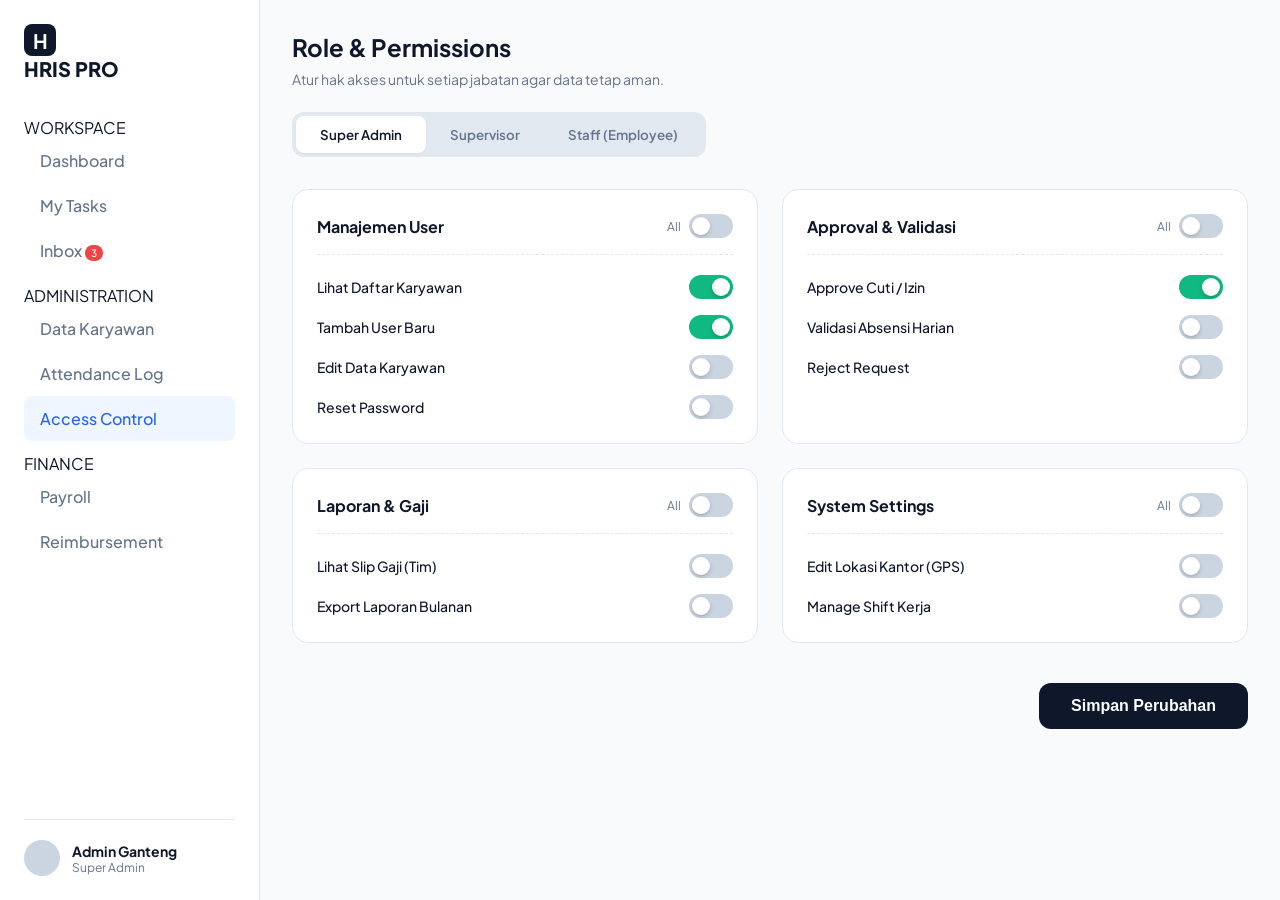
<file: etc/role-settings.html>
<!DOCTYPE html>
<html lang="id">
<head>
    <meta charset="UTF-8">
    <meta name="viewport" content="width=device-width, initial-scale=1.0">
    <title>Role & Permission Settings - Modern Admin</title>
    
    <link rel="preconnect" href="https://fonts.googleapis.com">
    <link rel="preconnect" href="https://fonts.gstatic.com" crossorigin>
    <link href="https://fonts.googleapis.com/css2?family=Plus+Jakarta+Sans:wght@400;500;600;700&display=swap" rel="stylesheet">

    <style>
        /* --- 1. RESET & VARIABLES (Modern Palette) --- */
        :root {
            --bg-body: #F8FAFC;         /* Off-white background */
            --bg-card: #FFFFFF;
            --text-primary: #0F172A;    /* Deep Navy */
            --text-secondary: #64748B;  /* Slate Grey */
            --accent-green: #10B981;    /* Emerald for Active */
            --border-color: #E2E8F0;    /* Subtle Border */
            --radius-xl: 16px;
            --radius-md: 8px;
            --shadow-sm: 0 1px 2px 0 rgb(0 0 0 / 0.05);
        }

        * { margin: 0; padding: 0; box-sizing: border-box; }

        body {
            font-family: 'Plus Jakarta Sans', sans-serif;
            background-color: var(--bg-body);
            color: var(--text-primary);
            height: 100vh;
            display: flex;
        }

        /* --- 2. LAYOUT (Sidebar & Main) --- */
        .sidebar {
            width: 260px;
            background: var(--bg-card);
            border-right: 1px solid var(--border-color);
            padding: 24px;
            display: flex;
            flex-direction: column;
            gap: 12px;
        }

        .brand { font-weight: 800; font-size: 20px; color: var(--text-primary); margin-bottom: 24px; }
        
        .nav-item {
            padding: 12px 16px;
            border-radius: var(--radius-md);
            color: var(--text-secondary);
            font-weight: 500;
            cursor: pointer;
            transition: all 0.2s;
        }
        .nav-item.active { background: #EFF6FF; color: #2563EB; }
        .nav-item:hover:not(.active) { background: #F1F5F9; }

        .main-content {
            flex: 1;
            padding: 32px;
            overflow-y: auto;
        }

        /* --- 3. HEADER & ROLE TABS --- */
        .header { margin-bottom: 32px; }
        .page-title { font-size: 24px; font-weight: 700; margin-bottom: 8px; }
        .page-desc { color: var(--text-secondary); font-size: 14px; }

        .role-tabs {
            display: inline-flex;
            background: #E2E8F0;
            padding: 4px;
            border-radius: 12px;
            margin-top: 24px;
        }
        .tab-btn {
            border: none;
            background: transparent;
            padding: 10px 24px;
            border-radius: 8px;
            font-family: inherit;
            font-weight: 600;
            color: var(--text-secondary);
            cursor: pointer;
            transition: 0.2s;
        }
        .tab-btn.active {
            background: var(--bg-card);
            color: var(--text-primary);
            box-shadow: var(--shadow-sm);
        }

        /* --- 4. BENTO GRID SYSTEM --- */
        .bento-grid {
            display: grid;
            grid-template-columns: repeat(auto-fill, minmax(320px, 1fr));
            gap: 24px;
            margin-top: 24px;
        }

        .module-card {
            background: var(--bg-card);
            border: 1px solid var(--border-color);
            border-radius: var(--radius-xl);
            padding: 24px;
            transition: transform 0.2s;
        }
        .module-card:hover {
            border-color: #CBD5E1;
            transform: translateY(-2px);
        }

        .card-header {
            display: flex;
            justify-content: space-between;
            align-items: center;
            margin-bottom: 20px;
            padding-bottom: 16px;
            border-bottom: 1px dashed var(--border-color);
        }
        .module-title { font-weight: 700; font-size: 16px; }

        /* --- 5. PERMISSION LIST & TOGGLE --- */
        .permission-list { display: flex; flex-direction: column; gap: 16px; }
        
        .perm-item {
            display: flex;
            justify-content: space-between;
            align-items: center;
        }
        .perm-label { font-size: 14px; color: var(--text-primary); font-weight: 500; }

        /* THE MODERN TOGGLE SWITCH */
        .switch {
            position: relative;
            display: inline-block;
            width: 44px;
            height: 24px;
        }
        .switch input { opacity: 0; width: 0; height: 0; }
        .slider {
            position: absolute;
            cursor: pointer;
            top: 0; left: 0; right: 0; bottom: 0;
            background-color: #CBD5E1; /* Inactive Grey */
            transition: .3s;
            border-radius: 34px;
        }
        .slider:before {
            position: absolute;
            content: "";
            height: 18px;
            width: 18px;
            left: 3px;
            bottom: 3px;
            background-color: white;
            transition: .3s;
            border-radius: 50%;
            box-shadow: 0 2px 4px rgba(0,0,0,0.2);
        }
        /* Active State */
        input:checked + .slider { background-color: var(--accent-green); }
        input:checked + .slider:before { transform: translateX(20px); }

        /* Group Toggle (Smaller Label) */
        .group-toggle-label {
            font-size: 12px;
            color: var(--text-secondary);
            margin-right: 8px;
        }

        /* Responsive */
        @media (max-width: 768px) {
            body { flex-direction: column; }
            .sidebar { display: none; /* Hide sidebar on mobile for now */ }
        }
    </style>
</head>
<body>

<aside class="sidebar">
        <div class="brand">
            <div style="width:32px; height:32px; background:#0F172A; border-radius:8px; display:flex; align-items:center; justify-content:center; color:white; font-weight:bold; margin-right:12px;">H</div>
            HRIS PRO
        </div>

        <div class="nav-group">
            <div class="nav-header">WORKSPACE</div>
            <div class="nav-item">Dashboard</div>
            <div class="nav-item">My Tasks</div>
            <div class="nav-item">Inbox <span style="margin-left:auto; background:#EF4444; color:white; font-size:10px; padding:2px 6px; border-radius:99px;">3</span></div>
        </div>

        <div class="nav-group">
            <div class="nav-header">ADMINISTRATION</div>
            <div class="nav-item">Data Karyawan</div>
            <div class="nav-item">Attendance Log</div>
            <div class="nav-item active">Access Control</div> </div>

        <div class="nav-group">
            <div class="nav-header">FINANCE</div>
            <div class="nav-item">Payroll</div>
            <div class="nav-item">Reimbursement</div>
        </div>

        <div style="margin-top:auto; padding-top:20px; border-top:1px solid var(--border-color); display:flex; align-items:center; gap:12px;">
            <div style="width:36px; height:36px; background:#CBD5E1; border-radius:50%;"></div> <div>
                <div style="font-size:14px; font-weight:700;">Admin Ganteng</div>
                <div style="font-size:12px; color:var(--text-secondary);">Super Admin</div>
            </div>
        </div>
    </aside>

    <main class="main-content">
        
        <header class="header">
            <h1 class="page-title">Role & Permissions</h1>
            <p class="page-desc">Atur hak akses untuk setiap jabatan agar data tetap aman.</p>
            
            <div class="role-tabs">
                <button class="tab-btn active">Super Admin</button>
                <button class="tab-btn">Supervisor</button>
                <button class="tab-btn">Staff (Employee)</button>
            </div>
        </header>

        <div class="bento-grid">

            <div class="module-card" id="card-users">
                <div class="card-header">
                    <span class="module-title">Manajemen User</span>
                    <div style="display:flex; align-items:center;">
                        <span class="group-toggle-label">All</span>
                        <label class="switch">
                            <input type="checkbox" onchange="toggleGroup(this, 'card-users')">
                            <span class="slider"></span>
                        </label>
                    </div>
                </div>
                <div class="permission-list">
                    <div class="perm-item">
                        <span class="perm-label">Lihat Daftar Karyawan</span>
                        <label class="switch"><input type="checkbox" checked><span class="slider"></span></label>
                    </div>
                    <div class="perm-item">
                        <span class="perm-label">Tambah User Baru</span>
                        <label class="switch"><input type="checkbox" checked><span class="slider"></span></label>
                    </div>
                    <div class="perm-item">
                        <span class="perm-label">Edit Data Karyawan</span>
                        <label class="switch"><input type="checkbox"><span class="slider"></span></label>
                    </div>
                    <div class="perm-item">
                        <span class="perm-label">Reset Password</span>
                        <label class="switch"><input type="checkbox"><span class="slider"></span></label>
                    </div>
                </div>
            </div>

            <div class="module-card" id="card-approval">
                <div class="card-header">
                    <span class="module-title">Approval & Validasi</span>
                    <div style="display:flex; align-items:center;">
                        <span class="group-toggle-label">All</span>
                        <label class="switch">
                            <input type="checkbox" onchange="toggleGroup(this, 'card-approval')">
                            <span class="slider"></span>
                        </label>
                    </div>
                </div>
                <div class="permission-list">
                    <div class="perm-item">
                        <span class="perm-label">Approve Cuti / Izin</span>
                        <label class="switch"><input type="checkbox" checked><span class="slider"></span></label>
                    </div>
                    <div class="perm-item">
                        <span class="perm-label">Validasi Absensi Harian</span>
                        <label class="switch"><input type="checkbox"><span class="slider"></span></label>
                    </div>
                    <div class="perm-item">
                        <span class="perm-label">Reject Request</span>
                        <label class="switch"><input type="checkbox"><span class="slider"></span></label>
                    </div>
                </div>
            </div>

            <div class="module-card" id="card-finance">
                <div class="card-header">
                    <span class="module-title">Laporan & Gaji</span>
                    <div style="display:flex; align-items:center;">
                        <span class="group-toggle-label">All</span>
                        <label class="switch">
                            <input type="checkbox" onchange="toggleGroup(this, 'card-finance')">
                            <span class="slider"></span>
                        </label>
                    </div>
                </div>
                <div class="permission-list">
                    <div class="perm-item">
                        <span class="perm-label">Lihat Slip Gaji (Tim)</span>
                        <label class="switch"><input type="checkbox"><span class="slider"></span></label>
                    </div>
                    <div class="perm-item">
                        <span class="perm-label">Export Laporan Bulanan</span>
                        <label class="switch"><input type="checkbox"><span class="slider"></span></label>
                    </div>
                </div>
            </div>

             <div class="module-card" id="card-settings">
                <div class="card-header">
                    <span class="module-title">System Settings</span>
                    <div style="display:flex; align-items:center;">
                        <span class="group-toggle-label">All</span>
                        <label class="switch">
                            <input type="checkbox" onchange="toggleGroup(this, 'card-settings')">
                            <span class="slider"></span>
                        </label>
                    </div>
                </div>
                <div class="permission-list">
                    <div class="perm-item">
                        <span class="perm-label">Edit Lokasi Kantor (GPS)</span>
                        <label class="switch"><input type="checkbox"><span class="slider"></span></label>
                    </div>
                    <div class="perm-item">
                        <span class="perm-label">Manage Shift Kerja</span>
                        <label class="switch"><input type="checkbox"><span class="slider"></span></label>
                    </div>
                </div>
            </div>

        </div> <div style="margin-top: 40px; text-align: right;">
            <button style="background: #0F172A; color: white; padding: 14px 32px; border: none; border-radius: 12px; font-weight: 700; font-size: 16px; cursor: pointer;">
                Simpan Perubahan
            </button>
        </div>

    </main>

    <script>
        // --- LOGIC: SELECT ALL PER CARD ---
        function toggleGroup(masterToggle, cardId) {
            // Ambil kartu berdasarkan ID
            const card = document.getElementById(cardId);
            
            // Cari semua checkbox anak di dalam kartu tersebut (kecuali masterToggle itu sendiri)
            const childToggles = card.querySelectorAll('.permission-list input[type="checkbox"]');
            
            // Set status anak-anaknya mengikuti status master
            childToggles.forEach(toggle => {
                toggle.checked = masterToggle.checked;
            });
        }
    </script>
</body>
</html>
</file>
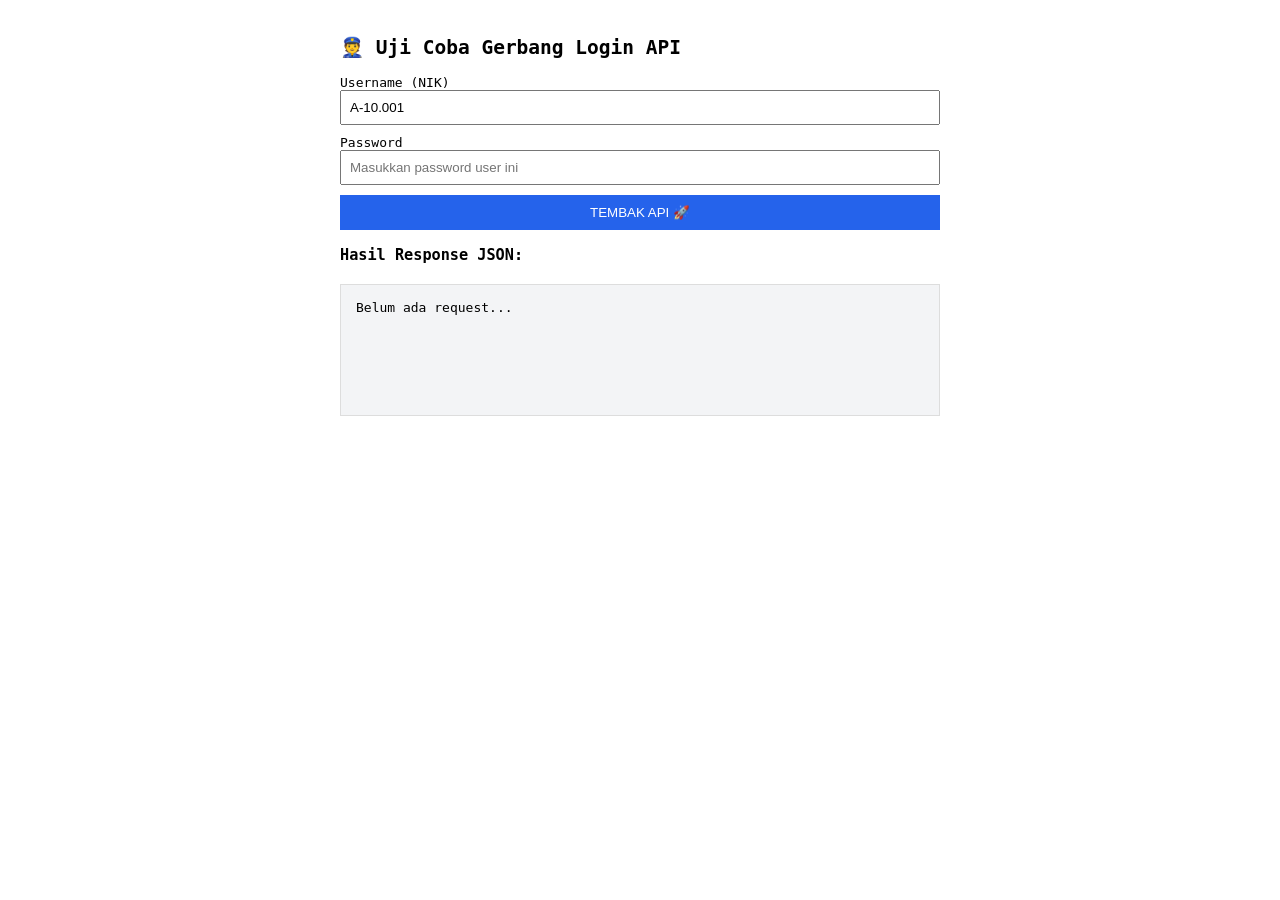
<file: public/test_api.html>
<!DOCTYPE html>
<html lang="en">
<head>
    <meta charset="UTF-8">
    <meta name="viewport" content="width=device-width, initial-scale=1.0">
    <title>Test API Login AbsenPWA</title>
    <style>
        body { font-family: monospace; padding: 20px; max-width: 600px; margin: 0 auto; }
        .input-group { margin-bottom: 10px; }
        input { padding: 8px; width: 100%; box-sizing: border-box; }
        button { padding: 10px 20px; background: #2563EB; color: white; border: none; cursor: pointer; width: 100%; }
        button:hover { background: #1D4ED8; }
        #result { background: #f3f4f6; padding: 15px; border: 1px solid #ddd; margin-top: 20px; white-space: pre-wrap; min-height: 100px; }
        .success { color: green; font-weight: bold; }
        .error { color: red; font-weight: bold; }
    </style>
</head>
<body>

    <h2>👮 Uji Coba Gerbang Login API</h2>
    
    <div class="input-group">
        <label>Username (NIK)</label>
        <input type="text" id="username" value="A-10.001"> 
    </div>

    <div class="input-group">
        <label>Password</label>
        <input type="password" id="password" placeholder="Masukkan password user ini">
    </div>

    <button onclick="testLogin()">TEMBAK API 🚀</button>

    <h3>Hasil Response JSON:</h3>
    <div id="result">Belum ada request...</div>

    <script>
        async function testLogin() {
            const user = document.getElementById('username').value;
            const pass = document.getElementById('password').value;
            const resultBox = document.getElementById('result');

            resultBox.innerText = "Loading... Sedang menghubungi Server...";

            try {
                // INI SCRIPT UTAMA YANG NANTI DIPAKAI DI APK
                const response = await fetch('api/auth/login.php', {
                    method: 'POST',
                    headers: {
                        'Content-Type': 'application/json'
                    },
                    body: JSON.stringify({
                        username: user,
                        password: pass
                    })
                });

                const data = await response.json();

                // Tampilkan JSON biar kebaca mata manusia
                resultBox.innerHTML = JSON.stringify(data, null, 4);

                // Cek status visual
                if (data.status === 'success') {
                    resultBox.style.border = "2px solid green";
                    resultBox.innerHTML += `\n\n<span class="success">✅ SUKSES! Token & Role User berhasil diambil.</span>`;
                } else {
                    resultBox.style.border = "2px solid red";
                    resultBox.innerHTML += `\n\n<span class="error">❌ GAGAL: ${data.message}</span>`;
                }

            } catch (error) {
                resultBox.style.border = "2px solid red";
                resultBox.innerText = "ERROR KONEKSI:\n" + error;
                console.error('Error:', error);
            }
        }
    </script>
</body>
</html>
</file>
